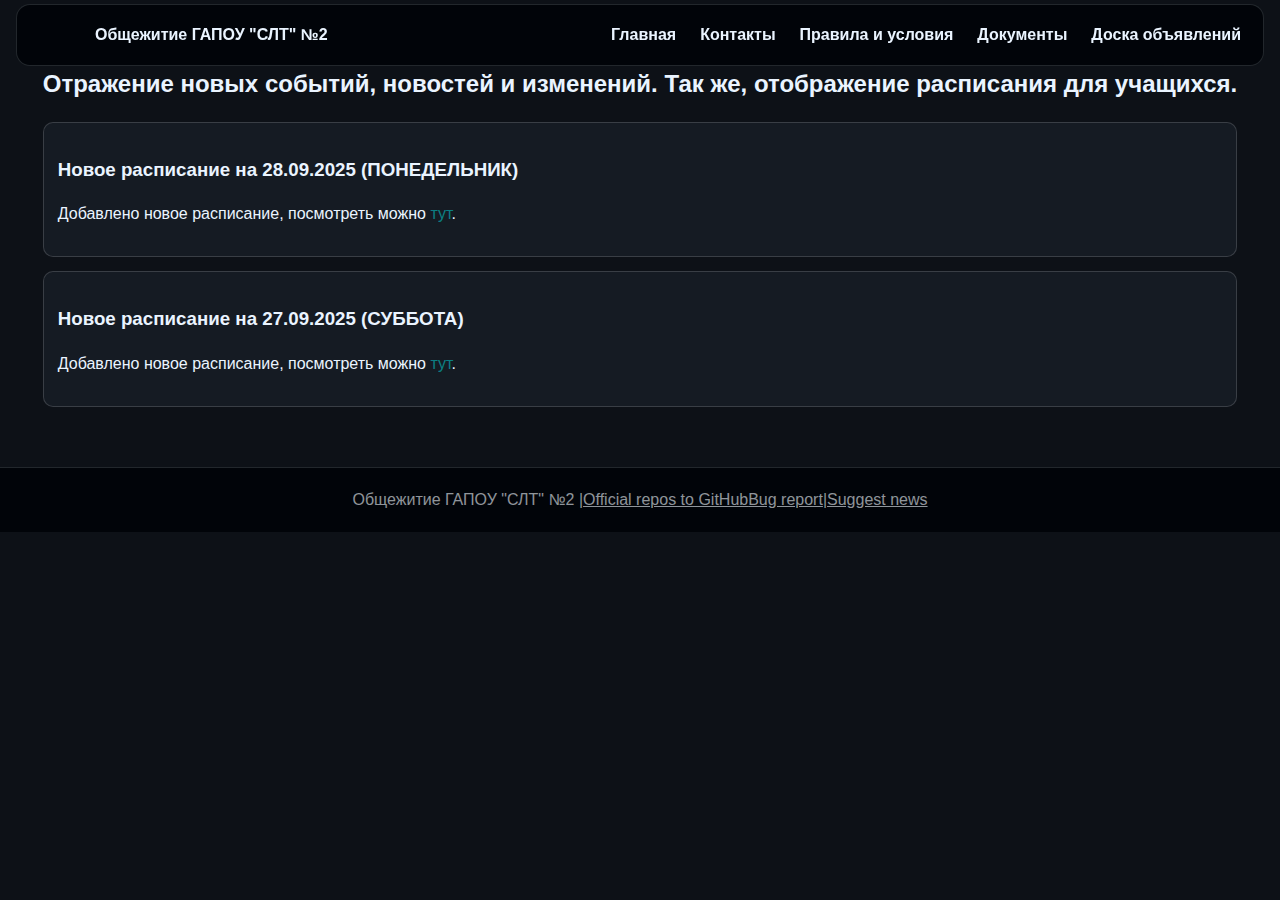
<file: index.html>
<!doctype html>
<html lang="ru">

<head>
  <meta charset="utf-8" />
  <meta name="viewport" content="width=device-width, initial-scale=1" />
  <title>Общежитие ГАПОУ "СЛТ" №2</title>
  <link rel="stylesheet" href="styles.css">
</head>

<body>
  <header class="site-header" id="siteHeader">
    <div class="header-inner" id="headerInner">
      <button class="burger" id="burger" aria-label="Открыть меню" aria-expanded="false" aria-controls="mobileMenu">
        <span class="bar" aria-hidden="true"></span>
      </button>

      <div class="brand" id="brand">Общежитие ГАПОУ "СЛТ" №2</div>

      <nav class="nav" id="mainNav" aria-label="Главная навигация">
        <a id="new" href="index.html" class="nav-link">Главная</a>
        <a href="contacts.html" class="nav-link">Контакты</a>
        <a href="rules.html" class="nav-link">Правила и условия</a>
        <a href="docs.html" class="nav-link">Документы</a>
        <a href="shop.html" class="nav-link">Доска объявлений</a>
      </nav>
    </div>
  </header>

  <div class="mobile-menu" id="mobileMenu" aria-hidden="true" role="dialog" aria-modal="true">
    <div class="mobile-panel" role="menu" aria-labelledby="burger">
      <button class="mobile-close" id="mobileClose" aria-label="Закрыть меню">&times;</button>
      <nav class="mobile-nav" id="mobileNav">
        <a id="new" href="index.html" class="mobile-link" role="menuitem">Главная</a>
        <a href="contacts.html" class="mobile-link" role="menuitem">Контакты</a>
        <a href="rules.html" class="mobile-link" role="menuitem">Правила и условия</a>
        <a href="docs.html" class="mobile-link" role="menuitem">Документы</a>
        <a href="shop.html" class="mobile-link" role="menuitem">Доска объявлений</a>
      </nav>
    </div>
  </div>

  <main class="page container">
    <section style="margin-top:24px;">
      <h2>Отражение новых событий, новостей и изменений. Так же, отображение расписания для учащихся.</h2>
      <div class="cards">
        <article class="card">
          <h3>Новое расписание на 28.09.2025 (ПОНЕДЕЛЬНИК)</h3>
          <p>Добавлено новое расписание, посмотреть можно <a class="vospit" href="images/raspisanie/29.09.2025.png">тут</a>.<br>
          </p>
        </article>
        <article class="card">
          <h3>Новое расписание на 27.09.2025 (СУББОТА)</h3>
          <p>Добавлено новое расписание, посмотреть можно <a class="vospit" href="images/raspisanie/27.09.2025.png">тут</a>.<br>
          </p>
        </article>
      </div>
    </section>
  </main>

  <footer class="site-footer">
    <div class="container">Общежитие ГАПОУ "СЛТ" №2 | <a href="https://github.com/Owixide/Sitehostel">Official repos to
        GitHub</a> <br> <a href="https://t.me/Mr_Zefy">Bug report</a> | <a href="https://t.me/Mr_Zefy">Suggest news</a>

    </div>
  </footer>

  <script src="script.js"></script>
</body>

</html>
</file>
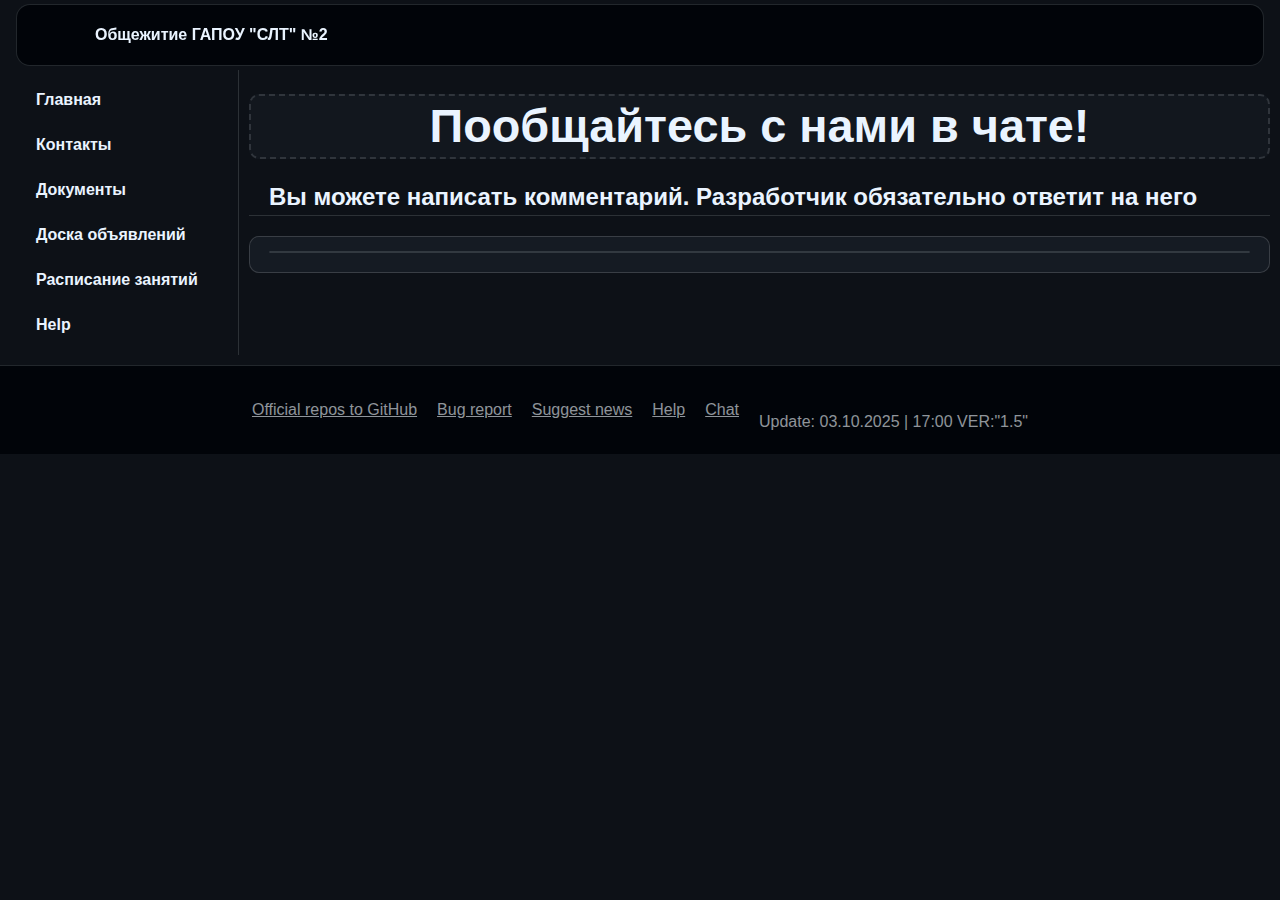
<file: connect.html>
<!doctype html>
<html lang="ru">

<head>
    <meta charset="utf-8" />
    <meta name="viewport" content="width=device-width, initial-scale=1" />
    <title>Общежитие ГАПОУ "СЛТ" №2</title>
    <link rel="stylesheet" href="styles.css">
</head>

<body>
    <header class="site-header" id="siteHeader">
        <div class="header-inner" id="headerInner">
            <button class="burger" id="burger" aria-label="Открыть меню" aria-expanded="false"
                aria-controls="mobileMenu">
                <span class="bar" aria-hidden="true"></span>
            </button>
            <div class="brand" id="brand">Общежитие ГАПОУ "СЛТ" №2</div>
        </div>
    </header>
    <div class="mobile-menu" id="mobileMenu" aria-hidden="true" role="dialog" aria-modal="true">
        <div class="mobile-panel" role="menu" aria-labelledby="burger">
            <button class="mobile-close" id="mobileClose" aria-label="Закрыть меню">&times;</button>
            <nav class="mobile-nav" id="mobileNav">
                <a href="index.html" class="mobile-link" role="menuitem">Главная</a>
                <a href="contacts.html" class="mobile-link" role="menuitem">Контакты</a>
                <a href="docs.html" class="mobile-link" role="menuitem">Документы</a>
                <a href="shop.html" class="mobile-link" role="menuitem">Доска объявлений</a>
                <a href="lesson.html" class="mobile-link" role="menuitem">Расписание занятий</a>
                <a href="help.html" class="mobile-link" role="menuitem">Help</a>
            </nav>
        </div>
    </div>
    <main class="page container" id="cont">
        <div class="main-panel">
            <section class="navigation-panel-sec">
                <nav class="nav" id="mainNav" aria-label="Главная навигация">
                    <div class="navigation-panel">
                        <a href="index.html" class="nav-link">Главная</a>
                        <a href="contacts.html" class="nav-link">Контакты</a>
                        <a href="docs.html" class="nav-link">Документы</a>
                        <a href="shop.html" class="nav-link">Доска объявлений</a>
                        <a href="lesson.html" class="nav-link">Расписание занятий</a>
                        <a href="help.html" class="nav-link">Help</a>
                    </div>
                </nav>
            </section>
            <section style="margin-top:24px;">
                <div id="whatme">
                    <h3 class="whatme-text">
                        Пообщайтесь с нами в чате!
                    </h3>
                </div>
                <h2 class="upper">Вы можете написать комментарий. Разработчик обязательно ответит на него</h2>
                <div class="cards">
                    <article class="card">
                       <div class="comments" id="commits">
                        <script src="https://giscus.app/client.js" 
                        data-repo="Owixide/GapouHostel" 
                        data-repo-id="R_kgDOP29PIg"
                        data-category="Announcements" 
                        data-category-id="DIC_kwDOP29PIs4CwHjD" 
                        data-mapping="pathname"
                        data-strict="0" 
                        data-reactions-enabled="1" 
                        data-emit-metadata="0" 
                        data-input-position="top"
                        data-theme="preferred_color_scheme" 
                        data-lang="ru" 
                        crossorigin="anonymous" 
                        async>
                        </script>
                    </div>
                    </article>
                </div>
            </section>
        </div>
    </main>
    <footer class="site-footer">
        <div class="container"><a class="footer-link" href="https://github.com/Owixide/GapouHostel">Official repos to
                GitHub</a><br><a class="footer-link1" href="https://t.me/Mr_Zefy">Bug report</a><a class="footer-link"
                href="https://t.me/Mr_Zefy">Suggest news</a> <a class="footer-link1" href="help.html">Help</a><a class="footer-link1" href="connect.html">Chat</a><br>
            Update: 03.10.2025 | 17:00 VER:"1.5"
        </div>
    </footer>
    <script src="script.js"></script>
</body>

</html>
</file>
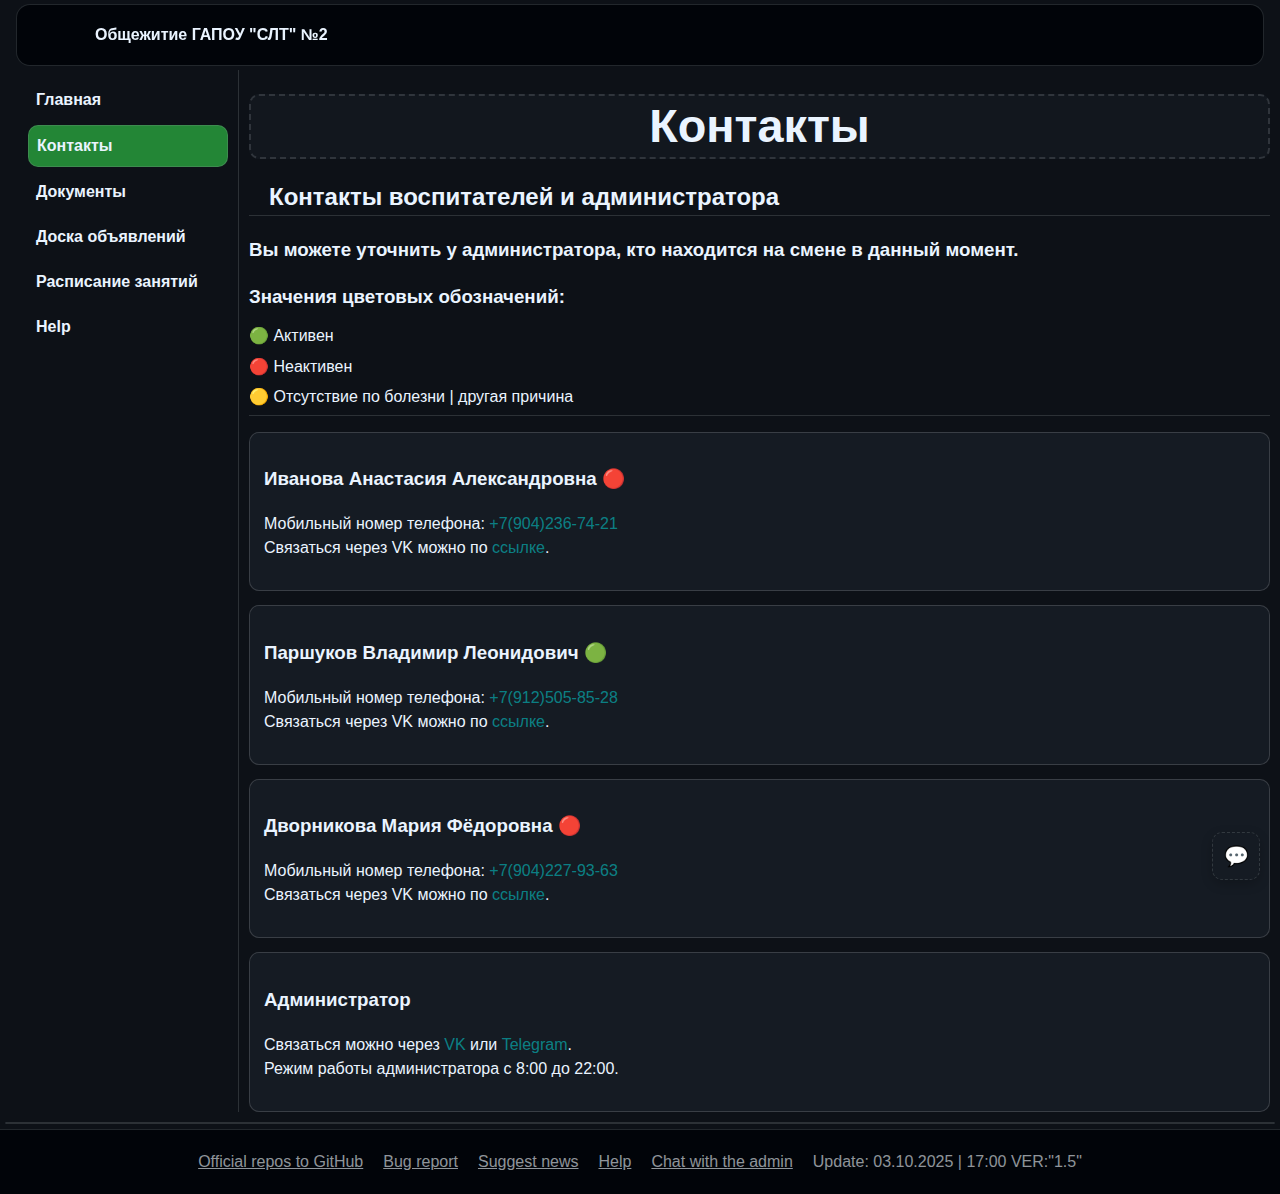
<file: contacts.html>
<!doctype html>
<html lang="ru">

<head>
    <meta charset="utf-8" />
    <meta name="viewport" content="width=device-width, initial-scale=1" />
    <title>Общежитие ГАПОУ "СЛТ" №2</title>
    <link rel="stylesheet" href="styles.css">
</head>

<a href="#commits" class="fixed-comment" aria-label="Переход на комментарии страницы">💬</a>
<body>
    <header class="site-header" id="siteHeader">
        <div class="header-inner" id="headerInner">
            <button class="burger" id="burger" aria-label="Открыть меню" aria-expanded="false"
                aria-controls="mobileMenu">
                <span class="bar" aria-hidden="true"></span>
            </button>
            <div class="brand" id="brand">Общежитие ГАПОУ "СЛТ" №2</div>
        </div>
    </header>
    <div class="mobile-menu" id="mobileMenu" aria-hidden="true" role="dialog" aria-modal="true">
        <div class="mobile-panel" role="menu" aria-labelledby="burger">
            <button class="mobile-close" id="mobileClose" aria-label="Закрыть меню">&times;</button>
            <nav class="mobile-nav" id="mobileNav">
                <a href="index.html" class="mobile-link" role="menuitem">Главная</a>
                <a id="active2" href="contacts.html" class="mobile-link" role="menuitem">Контакты</a>
                <a href="docs.html" class="mobile-link" role="menuitem">Документы</a>
                <a href="shop.html" class="mobile-link" role="menuitem">Доска объявлений</a>
                <a href="lesson.html" class="mobile-link" role="menuitem">Расписание занятий</a>
                <a href="help.html" class="mobile-link" role="menuitem">Help</a>
            </nav>
        </div>
    </div>
    <main class="page container" id="cont">
        <div class="main-panel">
            <section class="navigation-panel-sec">
                <nav class="nav" id="mainNav" aria-label="Главная навигация">
                    <div class="navigation-panel">
                        <a href="index.html" class="nav-link">Главная</a>
                        <a id="active1" href="contacts.html" class="nav-link">Контакты</a>
                        <a href="docs.html" class="nav-link">Документы</a>
                        <a href="shop.html" class="nav-link">Доска объявлений</a>
                        <a href="lesson.html" class="nav-link">Расписание занятий</a>
                        <a href="help.html" class="nav-link">Help</a>
                    </div>
                </nav>
            </section>
            <section style="margin-top:24px;">
                <div id="whatme">
                    <h3 class="whatme-text">
                        Контакты
                    </h3>
                </div>
                <h2 class="upper">Контакты воспитателей и администратора</h2>
                <h3>Вы можете уточнить у администратора, кто находится на смене в данный момент.</h3>
                <h3>Значения цветовых обозначений:</h3>
                <p class="colors-bull">🟢 Активен</p>
                <p class="colors-bull">🔴 Неактивен</p>
                <p class="colors-bull" id="done-bottom">🟡 Отсутствие по болезни | другая причина</p>
                <div class="cards">
                    <article class="card">
                        <h3>Иванова Анастасия Александровна 🔴</h3>
                        <p>Мобильный номер телефона: <a class="vospit" href="tel:+79042367421">+7(904)236-74-21</a> <br>Связаться через VK
                            можно по <a class="vospit" href="https://vk.com/id58027763">ссылке</a>.</p>
                    </article>
                    <article class="card">
                        <h3>Паршуков Владимир Леонидович 🟢</h3>
                        <p>Мобильный номер телефона: <a class="vospit" href="tel:+79125058528">+7(912)505-85-28</a><br>Связаться через VK
                            можно по <a class="vospit" href="https://vk.com/id147843404">ссылке</a>.</p>
                    </article>
                    <article class="card">
                        <h3>Дворникова Мария Фёдоровна 🔴</h3>
                        <p>Мобильный номер телефона: <a class="vospit" href="tel:+79042279363">+7(904)227-93-63</a><br>Связаться через VK
                            можно по <a class="vospit" href="https://vk.com/mariya.dvornikova">ссылке</a>.</p>
                    </article>
                    <article class="card">
                        <h3>Администратор</h3>
                        <p>Связаться можно через <a class="vospit" href="https://vk.com/valery_elkin">VK</a> или <a class="vospit"
                                href="https://t.me/Mr_Zefy">Telegram</a>.<br>Режим работы администратора с 8:00 до 22:00.</p>
                    </article>
                </div>
            </section>
        </div>
    </main>
    <div class="comments" id="commits">
    <script src="https://giscus.app/client.js"
        data-repo="Owixide/GapouHostel"
        data-repo-id="R_kgDOP29PIg"
        data-category="Announcements"
        data-category-id="DIC_kwDOP29PIs4CwHjD"
        data-mapping="pathname"
        data-strict="0"
        data-reactions-enabled="1"
        data-emit-metadata="0"
        data-input-position="top"
        data-theme="preferred_color_scheme"
        data-lang="ru"
        crossorigin="anonymous"
        async>
</script>
  </div>
    <footer class="site-footer">
        <div class="container"><a class="footer-link"
                href="https://github.com/Owixide/GapouHostel">Official&nbsp;repos&nbsp;to&nbsp;GitHub</a><a
                class="footer-link1" href="https://t.me/Mr_Zefy">Bug&nbsp;report</a><a class="footer-link"
                href="https://t.me/Mr_Zefy">Suggest&nbsp;news</a><a class="footer-link1" href="help.html">Help</a><a
                class="footer-link1" href="connect.html">Chat&nbsp;with&nbsp;the&nbsp;admin</a>
            Update:&nbsp;03.10.2025&nbsp;|&nbsp;17:00&nbsp;VER:"1.5"
        </div>
    </footer>
    <script src="script.js"></script>
</body>

</html>
</file>
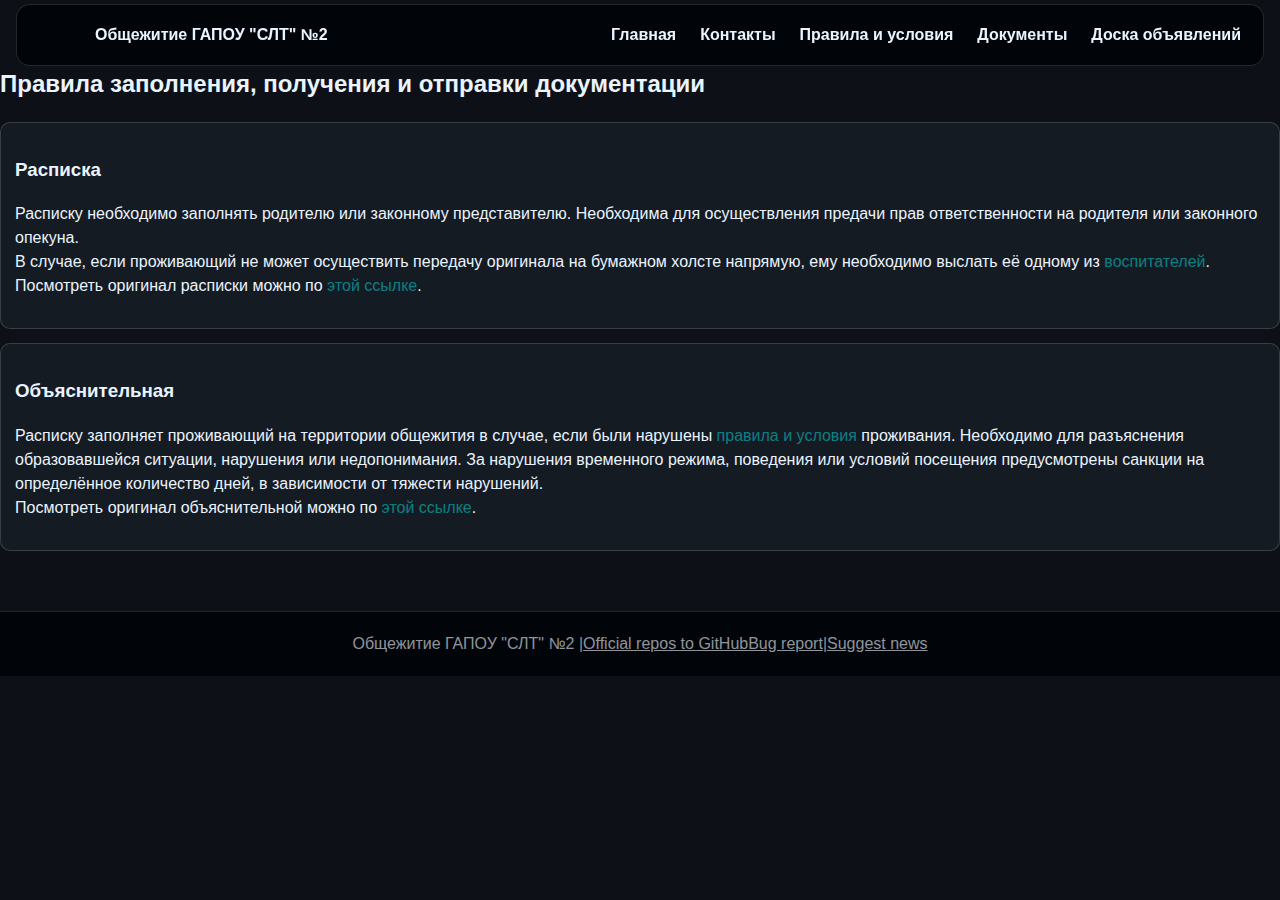
<file: docs.html>
<!doctype html>
<html lang="ru">

<head>
    <meta charset="utf-8" />
    <meta name="viewport" content="width=device-width,initial-scale=1" />
    <title>Общежитие ГАПОУ "СЛТ" №2</title>
    <link rel="stylesheet" href="styles.css">
</head>

<body>
    <header class="site-header" id="siteHeader">
        <div class="header-inner" id="headerInner">
            <button class="burger" id="burger" aria-label="Открыть меню" aria-expanded="false"
                aria-controls="mobileMenu">
                <span class="bar" aria-hidden="true"></span>
            </button>

            <div class="brand" id="brand">Общежитие ГАПОУ "СЛТ" №2</div>

            <nav class="nav" id="mainNav" aria-label="Главная навигация">
                <a href="index.html" class="nav-link">Главная</a>
                <a href="contacts.html" class="nav-link">Контакты</a>
                <a href="rules.html" class="nav-link">Правила и условия</a>
                <a id="new" href="docs.html" class="nav-link">Документы</a>
                <a href="shop.html" class="nav-link">Доска объявлений</a>
            </nav>
        </div>
    </header>

    <div class="mobile-menu" id="mobileMenu" aria-hidden="true" role="dialog" aria-modal="true">
        <div class="mobile-panel" role="menu" aria-labelledby="burger">
            <button class="mobile-close" id="mobileClose" aria-label="Закрыть меню">&times;</button>
            <nav class="mobile-nav" id="mobileNav">
                <a href="index.html" class="mobile-link" role="menuitem">Главная</a>
                <a href="contacts.html" class="mobile-link" role="menuitem">Контакты</a>
                <a href="rules.html" class="mobile-link" role="menuitem">Правила и условия</a>
                <a id="new" href="docs.html" class="mobile-link" role="menuitem">Документы</a>
                <a href="shop.html" class="mobile-link" role="menuitem">Доска объявлений</a>
            </nav>
        </div>
    </div>

    <main class="page container">
        </section>

        <section style="margin-top:24px;">
            <h2>Правила заполнения, получения и отправки документации</h2>
            <div class="cards">
                <article class="card">
                    <h3>Расписка</h3>
                    <p>Расписку необходимо заполнять родителю или законному представителю. Необходима для осуществления предачи прав ответственности на родителя или законного опекуна.<br>В случае, если проживающий не может осуществить передачу оригинала на бумажном холсте напрямую, ему необходимо выслать её одному из <a class="vospit" href="contacts.html">воспитателей</a>. <br>Посмотреть оригинал расписки можно по <a class="vospit" href="image.png">этой ссылке</a>.</p>
                </article>
                <article class="card">
                    <h3>Объяснительная</h3>
                    <p>Расписку заполняет проживающий на территории общежития в случае, если были нарушены <a class="vospit" href="rules.html">правила и условия</a> проживания. Необходимо для разъяснения образовавшейся ситуации, нарушения или недопонимания. За нарушения временного режима, поведения или условий посещения предусмотрены санкции на определённое количество дней, в зависимости от тяжести нарушений.<br>Посмотреть оригинал объяснительной можно по <a class="vospit" href="image.png">этой ссылке</a>.</p>
                </article>
            </div>
        </section>
    </main>

    <footer class="site-footer">
        <div class="container">Общежитие ГАПОУ "СЛТ" №2 | <a href="https://github.com/Owixide/Sitehostel">Official repos
                to GitHub</a> <br> <a href="https://t.me/Mr_Zefy">Bug report</a> | <a
                href="https://t.me/Mr_Zefy">Suggest news</a></div>
    </footer>

    <script src="script.js"></script>
</body>

</html>
</file>
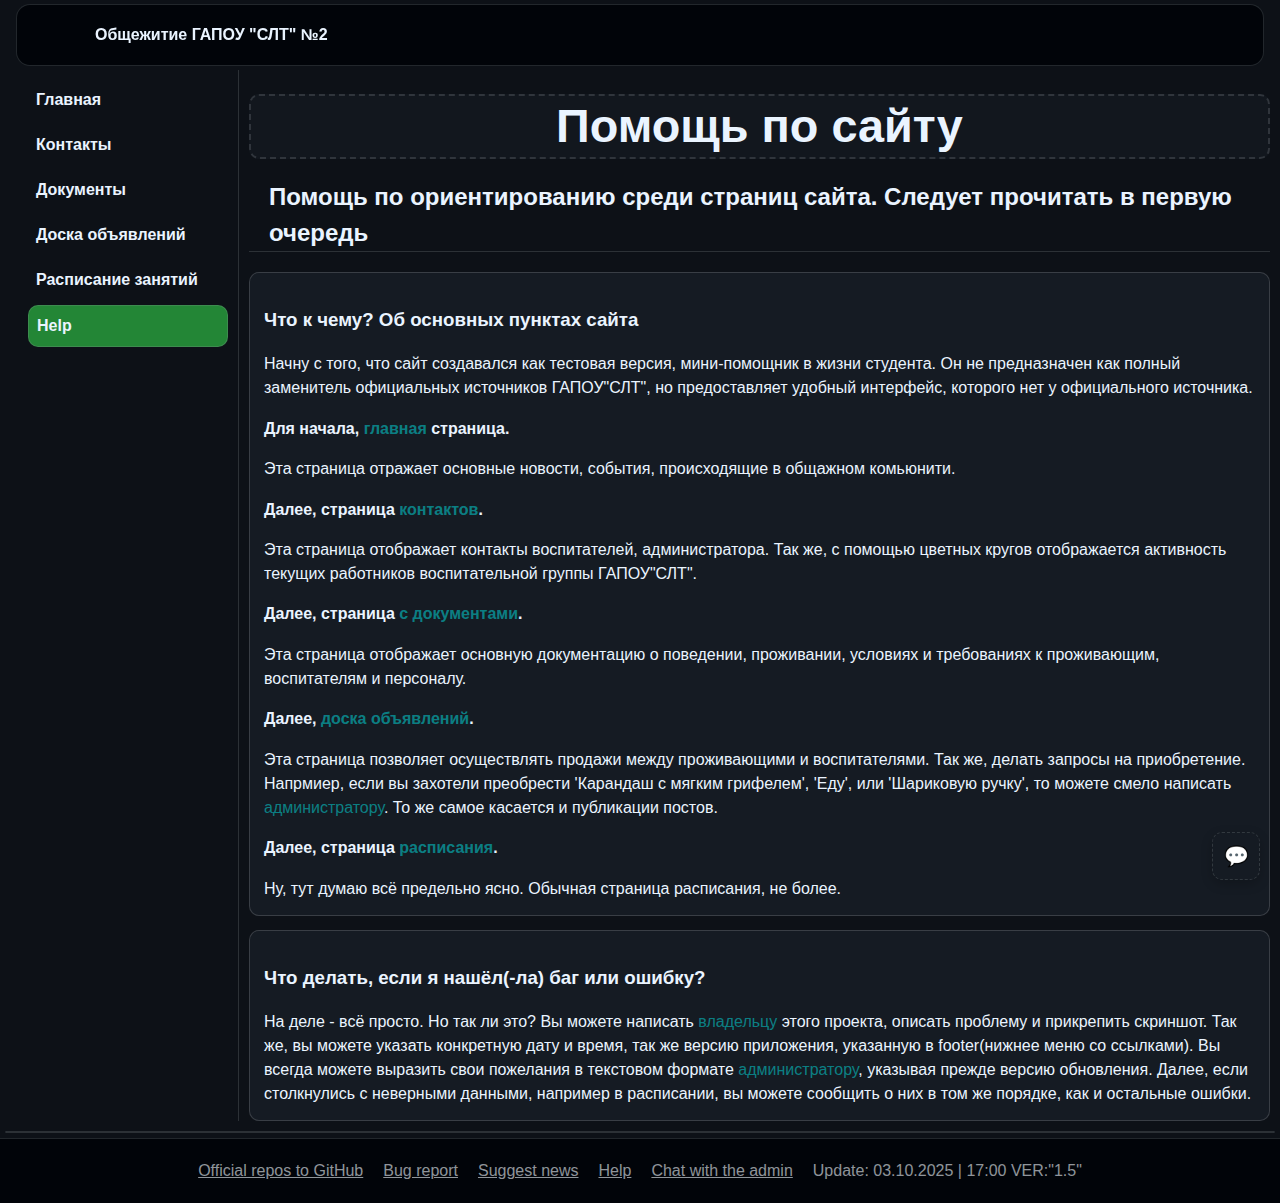
<file: help.html>
<!doctype html>
<html lang="ru">

<head>
    <meta charset="utf-8" />
    <meta name="viewport" content="width=device-width, initial-scale=1" />
    <title>Общежитие ГАПОУ "СЛТ" №2</title>
    <link rel="stylesheet" href="styles.css">
</head>

<a href="#commits" class="fixed-comment" aria-label="Переход на комментарии страницы">💬</a>
<body>
    <header class="site-header" id="siteHeader">
        <div class="header-inner" id="headerInner">
            <button class="burger" id="burger" aria-label="Открыть меню" aria-expanded="false"
                aria-controls="mobileMenu">
                <span class="bar" aria-hidden="true"></span>
            </button>
            <div class="brand" id="brand">Общежитие ГАПОУ "СЛТ" №2</div>
        </div>
    </header>
    <div class="mobile-menu" id="mobileMenu" aria-hidden="true" role="dialog" aria-modal="true">
        <div class="mobile-panel" role="menu" aria-labelledby="burger">
            <button class="mobile-close" id="mobileClose" aria-label="Закрыть меню">&times;</button>
            <nav class="mobile-nav" id="mobileNav">
                <a href="index.html" class="mobile-link" role="menuitem">Главная</a>
                <a href="contacts.html" class="mobile-link" role="menuitem">Контакты</a>
                <a href="docs.html" class="mobile-link" role="menuitem">Документы</a>
                <a href="shop.html" class="mobile-link" role="menuitem">Доска объявлений</a>
                <a href="lesson.html" class="mobile-link" role="menuitem">Расписание занятий</a>
                <a id="active2" href="help.html" class="mobile-link" role="menuitem">Help</a>
            </nav>
        </div>
    </div>
    <main class="page container" id="cont">
        <div class="main-panel">
            <section class="navigation-panel-sec">
                <nav class="nav" id="mainNav" aria-label="Главная навигация">
                    <div class="navigation-panel">
                        <a href="index.html" class="nav-link">Главная</a>
                        <a href="contacts.html" class="nav-link">Контакты</a>
                        <a href="docs.html" class="nav-link">Документы</a>
                        <a href="shop.html" class="nav-link">Доска объявлений</a>
                        <a href="lesson.html" class="nav-link">Расписание занятий</a>
                        <a id="active1" href="help.html" class="nav-link">Help</a>
                    </div>
                </nav>
            </section>
            <section style="margin-top:24px;">
                <div id="whatme">
                    <h3 class="whatme-text">
                        Помощь по сайту
                    </h3>
                </div>
                <h2 class="upper">Помощь по ориентированию среди страниц сайта. Следует прочитать в первую очередь</h2>
                <div class="cards">
                    <article class="card">
                        <h3>Что к чему? Об основных пунктах сайта</h3>
                        Начну с того, что сайт создавался как тестовая версия, мини-помощник в жизни студента. 
                            Он не предназначен как полный заменитель официальных источников ГАПОУ"СЛТ", но предоставляет удобный интерфейс, которого нет у официального источника.
                            <h4 class="help-text">
                                Для начала, <a class="vospit" href="index.html">главная</a> страница.
                            </h4>
                            Эта страница отражает основные новости, события, происходящие в общажном комьюнити.
                            <h4 class="help-text">
                                Далее, страница <a class="vospit" href="contacts.html">контактов</a>.
                            </h4>
                            Эта страница отображает контакты воспитателей, администратора. Так же, с помощью цветных кругов отображается активность текущих работников воспитательной группы ГАПОУ"СЛТ".
                            <h4 class="help-text">
                                Далее, страница <a class="vospit" href="docs.html">с документами</a>.
                            </h4>
                            Эта страница отображает основную документацию о поведении, проживании, условиях и требованиях к проживающим, воспитателям и персоналу.
                            <h4 class="help-text">
                                Далее, <a class="vospit" href="shop.html">доска объявлений</a>.
                            </h4>
                            Эта страница позволяет осуществлять продажи между проживающими и воспитателями. Так же, делать запросы на приобретение. Напрмиер, если вы захотели преобрести 'Карандаш с мягким грифелем', 'Еду', или 'Шариковую ручку', то можете смело написать <a class="vospit" href="https://t.me/Mr_Zefy">администратору</a>. То же самое касается и публикации постов.
                            <h4 class="help-text">
                                Далее, страница <a class="vospit" href="lesson.html">расписания</a>.
                            </h4>
                            Ну, тут думаю всё предельно ясно. Обычная страница расписания, не более.
                    </article>
                    <article class="card" id="minicard">
                        <h3>Что делать, если я нашёл(-ла) баг или ошибку?</h3>
                        На деле - всё просто. Но так ли это? Вы можете написать <a class="vospit" href="https://t.me/Mr_Zefy">владельцу</a> этого проекта, описать проблему и прикрепить скриншот.
                        Так же, вы можете указать конкретную дату и время, так же версию приложения, указанную в footer(нижнее меню со ссылками). Вы всегда можете выразить свои пожелания в текстовом формате <a class="vospit" href="https://t.me/Mr_Zefy">администратору</a>, указывая прежде версию обновления.
                        Далее, если столкнулись с неверными данными, например в расписании, вы можете сообщить о них в том же порядке, как и остальные ошибки.
                    </article>
                </div>
            </section>
        </div>
    </main>
<div class="comments" id="commits">
                        <script src="https://giscus.app/client.js" 
                        data-repo="Owixide/GapouHostel" 
                        data-repo-id="R_kgDOP29PIg"
                        data-category="Announcements" 
                        data-category-id="DIC_kwDOP29PIs4CwHjD" 
                        data-mapping="pathname"
                        data-strict="0" 
                        data-reactions-enabled="1" 
                        data-emit-metadata="0" 
                        data-input-position="top"
                        data-theme="preferred_color_scheme" 
                        data-lang="ru" 
                        crossorigin="anonymous" 
                        async>
                        </script>
                    </div>
    <footer class="site-footer">
        <div class="container"><a class="footer-link"
                href="https://github.com/Owixide/GapouHostel">Official&nbsp;repos&nbsp;to&nbsp;GitHub</a><a
                class="footer-link1" href="https://t.me/Mr_Zefy">Bug&nbsp;report</a><a class="footer-link"
                href="https://t.me/Mr_Zefy">Suggest&nbsp;news</a><a class="footer-link1" href="help.html">Help</a><a
                class="footer-link1" href="connect.html">Chat&nbsp;with&nbsp;the&nbsp;admin</a>
            Update:&nbsp;03.10.2025&nbsp;|&nbsp;17:00&nbsp;VER:"1.5"
        </div>
    </footer>
    <script src="script.js"></script>
</body>

</html>
</file>
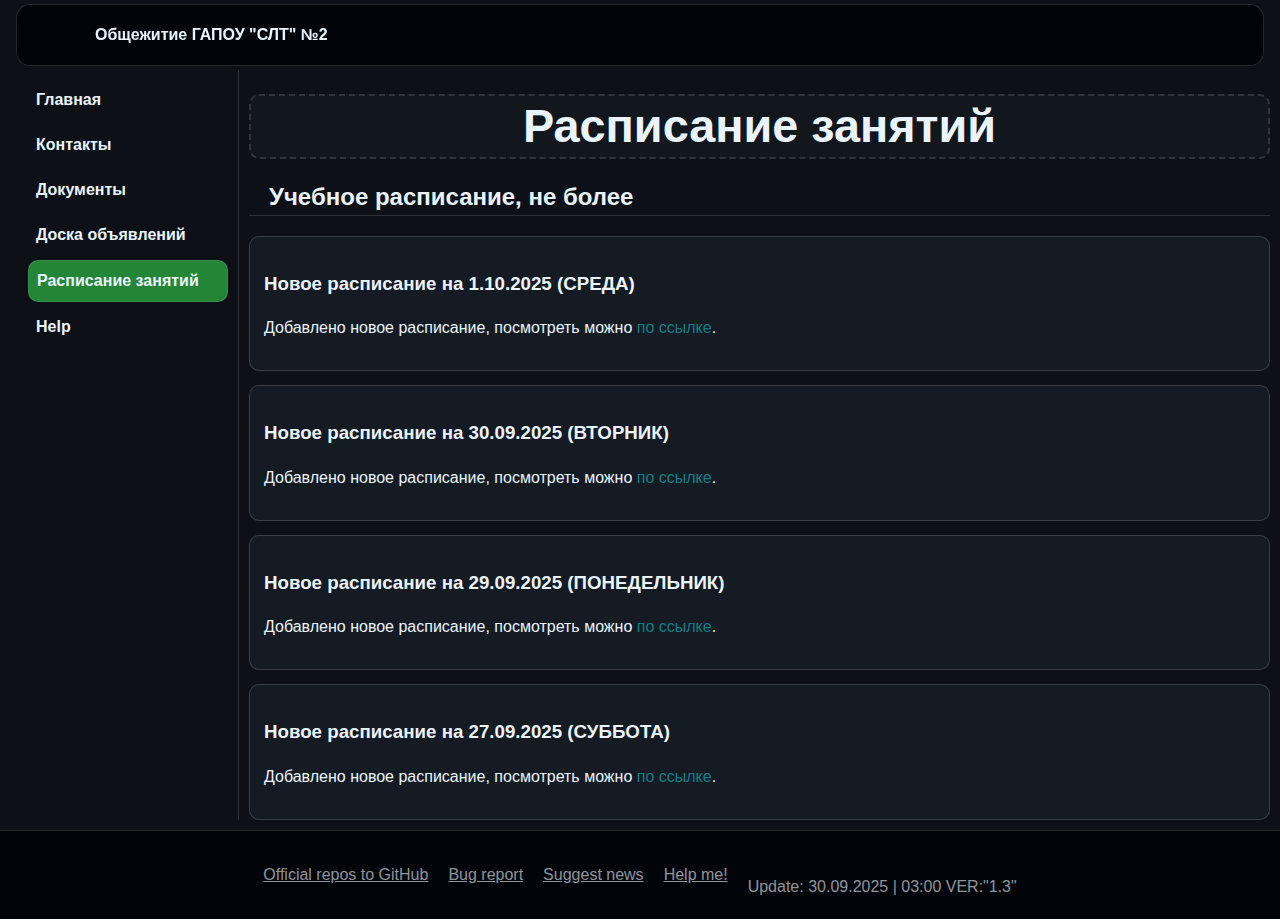
<file: lesson.html>
<!doctype html>
<html lang="ru">

<head>
    <meta charset="utf-8" />
    <meta name="viewport" content="width=device-width, initial-scale=1" />
    <title>Общежитие ГАПОУ "СЛТ" №2</title>
    <link rel="stylesheet" href="styles.css">
</head>

<body>
    <header class="site-header" id="siteHeader">
        <div class="header-inner" id="headerInner">
            <button class="burger" id="burger" aria-label="Открыть меню" aria-expanded="false"
                aria-controls="mobileMenu">
                <span class="bar" aria-hidden="true"></span>
            </button>
            <div class="brand" id="brand">Общежитие ГАПОУ "СЛТ" №2</div>
        </div>
    </header>
    <div class="mobile-menu" id="mobileMenu" aria-hidden="true" role="dialog" aria-modal="true">
        <div class="mobile-panel" role="menu" aria-labelledby="burger">
            <button class="mobile-close" id="mobileClose" aria-label="Закрыть меню">&times;</button>
            <nav class="mobile-nav" id="mobileNav">
                <a href="index.html" class="mobile-link" role="menuitem">Главная</a>
                <a href="contacts.html" class="mobile-link" role="menuitem">Контакты</a>
                <a href="docs.html" class="mobile-link" role="menuitem">Документы</a>
                <a href="shop.html" class="mobile-link" role="menuitem">Доска объявлений</a>
                <a id="active2" href="lesson.html" class="mobile-link" role="menuitem">Расписание занятий</a>
                <a href="help.html" class="mobile-link" role="menuitem">Help</a>
            </nav>
        </div>
    </div>
    <main class="page container" id="cont">
        <div class="main-panel">
            <section class="navigation-panel-sec">
                <nav class="nav" id="mainNav" aria-label="Главная навигация">
                    <div class="navigation-panel">
                        <a href="index.html" class="nav-link">Главная</a>
                        <a href="contacts.html" class="nav-link">Контакты</a>
                        <a href="docs.html" class="nav-link">Документы</a>
                        <a href="shop.html" class="nav-link">Доска объявлений</a>
                        <a id="active1" href="lesson.html" class="nav-link">Расписание занятий</a>
                        <a href="help.html" class="nav-link">Help</a>
                    </div>
                </nav>
            </section>
            <section style="margin-top:24px;">
                <div id="whatme">
                    <h3 class="whatme-text">
                        Расписание занятий
                    </h3>
                </div>
                <h2 class="upper">Учебное расписание, не более</h2>
                <div class="cards">
                    <article class="card">
                        <h3>Новое расписание на 1.10.2025 (СРЕДА)</h3>
                        <p>Добавлено новое расписание, посмотреть можно <a class="vospit"
                                href="images/raspisanie/1.10.2025.png">по ссылке</a>.
                        </p>
                    </article>
                    <article class="card">
                        <h3>Новое расписание на 30.09.2025 (ВТОРНИК)</h3>
                        <p>Добавлено новое расписание, посмотреть можно <a class="vospit"
                                href="images/raspisanie/30.09.2025.png">по ссылке</a>.
                        </p>
                    </article>
                    <article class="card">
                        <h3>Новое расписание на 29.09.2025 (ПОНЕДЕЛЬНИК)</h3>
                        <p>Добавлено новое расписание, посмотреть можно <a class="vospit"
                                href="images/raspisanie/29.09.2025.png">по ссылке</a>.
                        </p>
                    </article>
                    <article class="card">
                        <h3>Новое расписание на 27.09.2025 (СУББОТА)</h3>
                        <p>Добавлено новое расписание, посмотреть можно <a class="vospit"
                                href="images/raspisanie/27.09.2025.png">по ссылке</a>.
                        </p>
                    </article>
                </div>
            </section>
        </div>
    </main>
    <footer class="site-footer">
        <div class="container"><a class="footer-link" href="https://github.com/Owixide/Sitehostel">Official repos to
                GitHub</a><br><a class="footer-link1" href="https://t.me/Mr_Zefy">Bug report</a><a class="footer-link"
                href="https://t.me/Mr_Zefy">Suggest news</a> <a class="footer-link1" href="help.html">Help me!</a><br>
            Update: 30.09.2025 | 03:00 VER:"1.3"
        </div>
    </footer>
    <script src="script.js"></script>
</body>

</html>
</file>
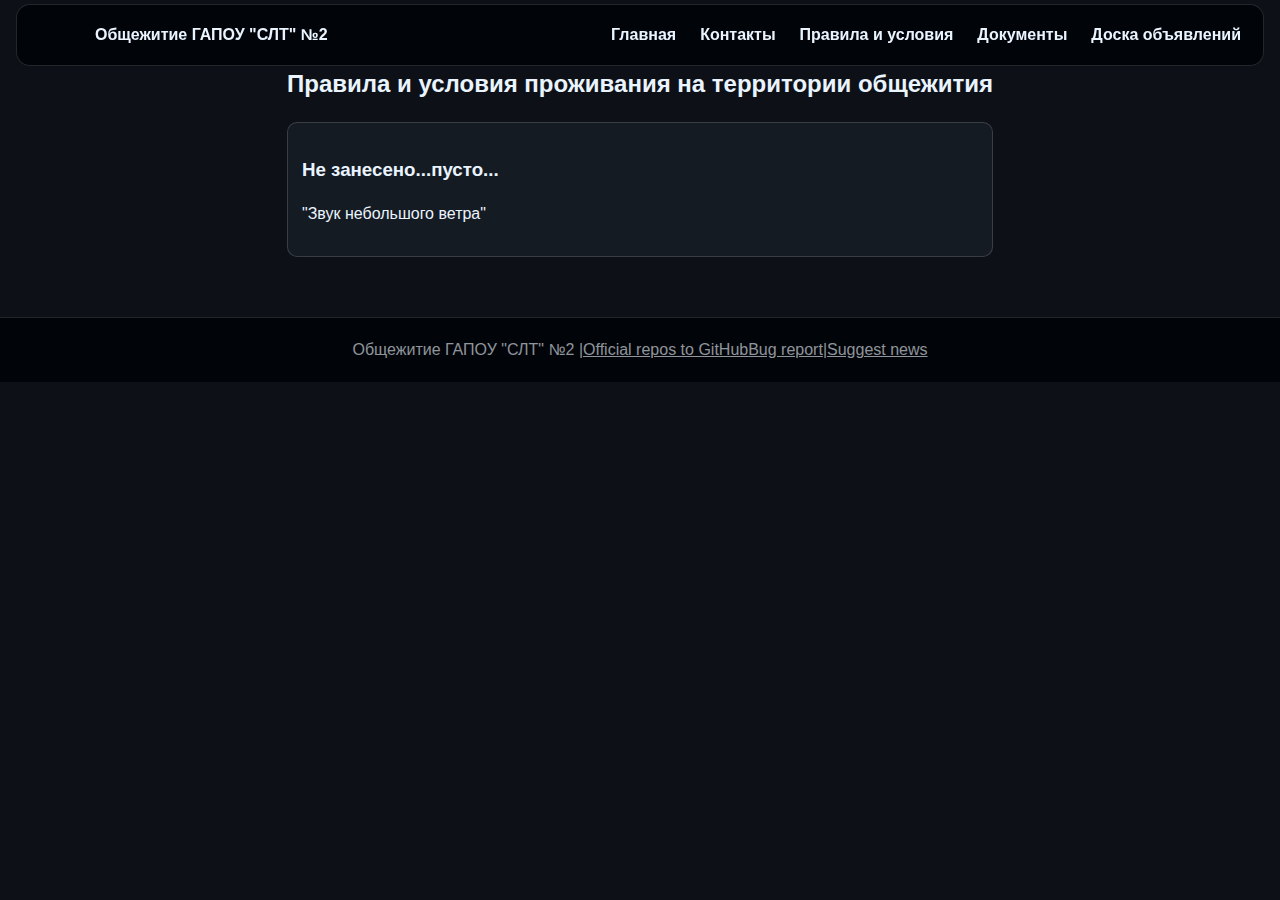
<file: rules.html>
<!doctype html>
<html lang="ru">

<head>
    <meta charset="utf-8" />
    <meta name="viewport" content="width=device-width,initial-scale=1" />
    <title>Общежитие ГАПОУ "СЛТ" №2</title>
    <link rel="stylesheet" href="styles.css">
</head>

<body>
    <header class="site-header" id="siteHeader">
        <div class="header-inner" id="headerInner">
            <button class="burger" id="burger" aria-label="Открыть меню" aria-expanded="false"
                aria-controls="mobileMenu">
                <span class="bar" aria-hidden="true"></span>
            </button>

            <div class="brand" id="brand">Общежитие ГАПОУ "СЛТ" №2</div>

            <nav class="nav" id="mainNav" aria-label="Главная навигация">
                <a href="index.html" class="nav-link">Главная</a>
                <a href="contacts.html" class="nav-link">Контакты</a>
                <a id="new" href="rules.html" class="nav-link">Правила и условия</a>
                <a href="docs.html" class="nav-link">Документы</a>
                <a href="shop.html" class="nav-link">Доска объявлений</a>
            </nav>
        </div>
    </header>

    <div class="mobile-menu" id="mobileMenu" aria-hidden="true" role="dialog" aria-modal="true">
        <div class="mobile-panel" role="menu" aria-labelledby="burger">
            <button class="mobile-close" id="mobileClose" aria-label="Закрыть меню">&times;</button>
            <nav class="mobile-nav" id="mobileNav">
                <a href="index.html" class="mobile-link" role="menuitem">Главная</a>
                <a href="contacts.html" class="mobile-link" role="menuitem">Контакты</a>
                <a id="new" href="rules.html" class="mobile-link" role="menuitem">Правила и условия</a>
                <a href="docs.html" class="mobile-link" role="menuitem">Документы</a>
                <a href="shop.html" class="mobile-link" role="menuitem">Доска объявлений</a>
            </nav>
        </div>
    </div>

    <main class="page container">
        </section>

        <section style="margin-top:24px;">
            <h2>Правила и условия проживания на территории общежития</h2>
            <div class="cards">
                <article class="card">
                    <h3>Не занесено...пусто...</h3>
                    <p>"Звук небольшого ветра"</p>
                </article>
            </div>
        </section>
    </main>

    <footer class="site-footer">
        <div class="container">Общежитие ГАПОУ "СЛТ" №2 | <a href="https://github.com/Owixide/Sitehostel">Official repos
                to GitHub</a> <br> <a href="https://t.me/Mr_Zefy">Bug report</a> | <a
                href="https://t.me/Mr_Zefy">Suggest news</a></div>
    </footer>

    <script src="script.js"></script>
</body>

</html>
</file>
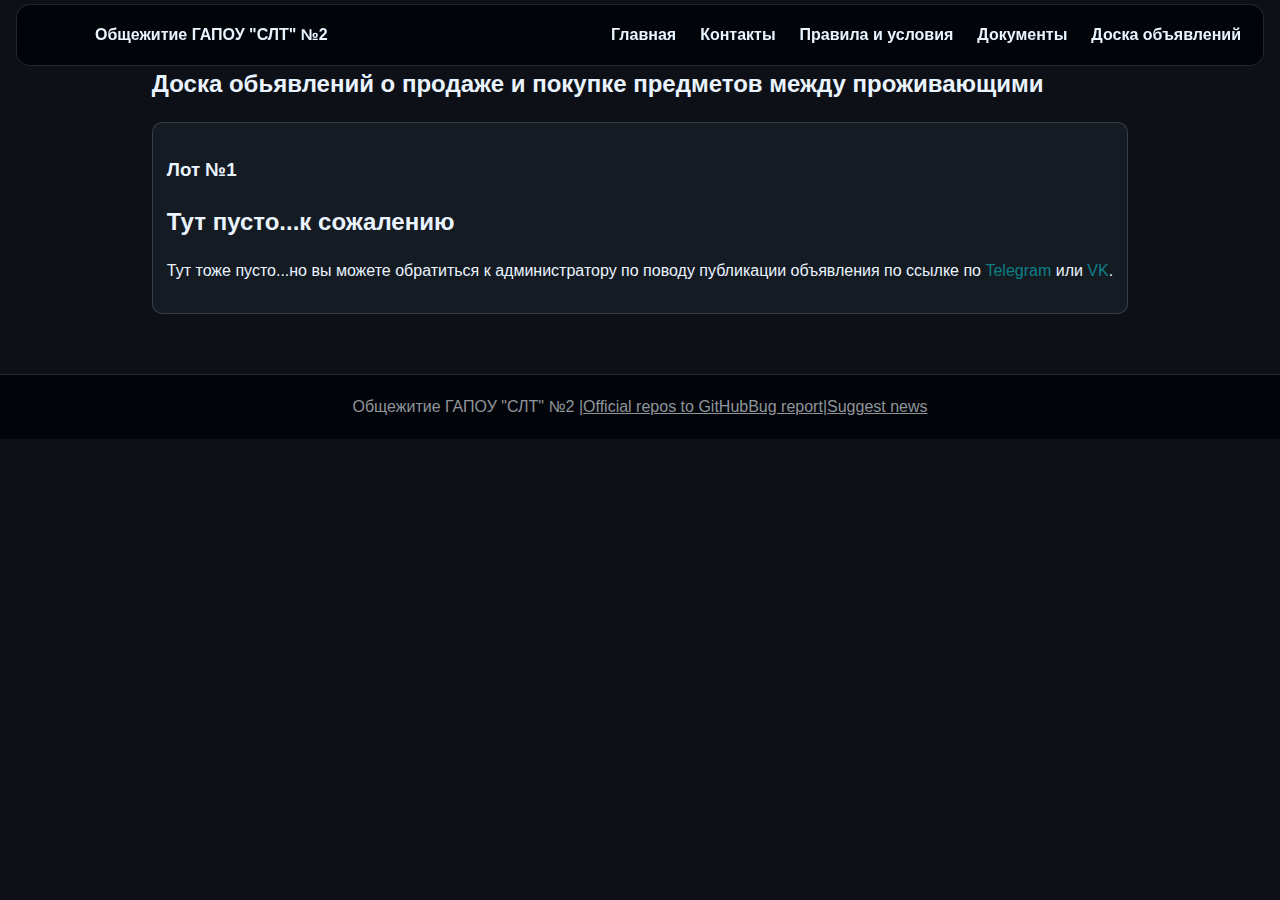
<file: shop.html>
<!doctype html>
<html lang="ru">

<head>
    <meta charset="utf-8" />
    <meta name="viewport" content="width=device-width,initial-scale=1" />
    <title>Общежитие ГАПОУ "СЛТ" №2</title>
    <link rel="stylesheet" href="styles.css">
</head>

<body>
    <header class="site-header" id="siteHeader">
        <div class="header-inner" id="headerInner">
            <button class="burger" id="burger" aria-label="Открыть меню" aria-expanded="false"
                aria-controls="mobileMenu">
                <span class="bar" aria-hidden="true"></span>
            </button>

            <div class="brand" id="brand">Общежитие ГАПОУ "СЛТ" №2</div>

            <nav class="nav" id="mainNav" aria-label="Главная навигация">
                <a href="index.html" class="nav-link">Главная</a>
                <a href="contacts.html" class="nav-link">Контакты</a>
                <a href="rules.html" class="nav-link">Правила и условия</a>
                <a href="docs.html" class="nav-link">Документы</a>
                <a id="new" href="shop.html" class="nav-link">Доска объявлений</a>
            </nav>
        </div>
    </header>

    <div class="mobile-menu" id="mobileMenu" aria-hidden="true" role="dialog" aria-modal="true">
        <div class="mobile-panel" role="menu" aria-labelledby="burger">
            <button class="mobile-close" id="mobileClose" aria-label="Закрыть меню">&times;</button>
            <nav class="mobile-nav" id="mobileNav">
                <a href="index.html" class="mobile-link" role="menuitem">Главная</a>
                <a href="contacts.html" class="mobile-link" role="menuitem">Контакты</a>
                <a href="rules.html" class="mobile-link" role="menuitem">Правила и условия</a>
                <a href="docs.html" class="mobile-link" role="menuitem">Документы</a>
                <a id="new" href="shop.html" class="mobile-link" role="menuitem">Доска объявлений</a>
            </nav>
        </div>
    </div>

    <main class="page container">
        </section>

        <section style="margin-top:24px;">
            <h2>Доска обьявлений о продаже и покупке предметов между проживающими</h2>
            <div class="cards">
                <article class="card">
                    <h3>Лот №1</h3>
                    <h2>Тут пусто...к сожалению</h2>
                    <p>Тут тоже пусто...но вы можете обратиться к администратору по поводу публикации объявления по ссылке по <a class="vospit" href="https://t.me/Mr_Zefy">Telegram</a> или <a class="vospit" href="https://vk.com/valery_elkin">VK</a>.</p>
                </article>
            </div>
        </section>
    </main>

    <footer class="site-footer">
        <div class="container">Общежитие ГАПОУ "СЛТ" №2 | <a href="https://github.com/Owixide/Sitehostel">Official repos
                to GitHub</a> <br> <a href="https://t.me/Mr_Zefy">Bug report</a> | <a
                href="https://t.me/Mr_Zefy">Suggest
                news</a></div>
    </footer>

    <script src="script.js"></script>
</body>

</html>
</file>
<file: styles.css>
:root {
    --bg: rgb(1, 4, 9);
    --surface: rgb(1, 4, 9);
    --text: rgb(234, 244, 255);
    --muted: rgb(166, 200, 255);
    --primary: rgb(58, 163, 255);
    --radius: 12px;
    --transition: 260ms cubic-bezier(.2, .9, .3, 1);
}

* {
    box-sizing: border-box;
    font-family:sans-serif;
}

html,
body {
    height: 100%;
}

body {
    margin: 0;
    color: var(--text);
    -webkit-font-smoothing: antialiased;
    -moz-osx-font-smoothing: grayscale;
    line-height: 1.5;
    background: rgb(13, 17, 23);
}

#cont {
    display: flex;
    justify-content: center;
    width: 100%;
    padding: 10px;
    padding-top: 70px;
}
.container{
    display: flex;
    align-items: center;
    justify-content: center;
    flex-wrap: wrap;
}

html {
    scroll-behavior: smooth;
}

.site-header {
    position: fixed;
    z-index: 40;
    padding: 4px 16px;
    position: fixed;
    top: 0;
    left: 0;
    right: 0;
    z-index: 100;
    background: var(--surface);
    transition: transform 0.3s ease;
    background: none;
}
.site-header.hidden {
    transform: translateY(-100%);
}

@keyframes highlight {
    0% {
        background-color: #3351b4;
    }
    100% {
        background-color: transparent;
    }
}
:target {
    animation: highlight 1s ease-in-out;
}

.header-inner {
    margin: 0 auto;
    display: flex;
    align-items: center;
    gap: 12px;
    background: var(--surface);
    padding: 10px 14px;
    border-radius: 14px;
    border: 1px solid rgba(156, 165, 168, 0.221);
}

.burger {
    display: flex;
    align-items: center;
    justify-content: center;
    width: 44px;
    height: 40px;
    border-radius: 10px;
    background: transparent;
    border: 1px solid transparent;
    color: var(--text);
    cursor: pointer;
    flex: 0 0 44px;
    transition: opacity 220ms ease, transform 220ms cubic-bezier(.2, .9, .3, 1);
    opacity: 0;
    transform: translateY(-6px);
    pointer-events: none;
    visibility: hidden;
}

.burger .bar {
    position: relative;
    width: 20px;
    height: 2px;
    background: var(--text);
    display: block;
    border-radius: 2px;
    transition: transform 320ms cubic-bezier(.2, .9, .3, 1), opacity 200ms;
}

.burger .bar::before,
.burger .bar::after {
    content: "";
    position: absolute;
    left: 0;
    right: 0;
    height: 2px;
    background: inherit;
    border-radius: 2px;
    transition: transform 320ms cubic-bezier(.2, .9, .3, 1);
}

.burger .bar::before {
    top: -7px;
}

.burger .bar::after {
    top: 7px;
}

.burger.open .bar {
    background: transparent;
}

.burger.open .bar::before {
    transform: translateY(7px) rotate(45deg);
}

.burger.open .bar::after {
    transform: translateY(-7px) rotate(-45deg);
}

.burger.force-show {
    opacity: 1;
    transform: translateY(0);
    pointer-events: auto;
    visibility: visible;
}

.burger.inactive {
    opacity: 0;
    transform: translateY(-6px);
    pointer-events: none;
    visibility: hidden;
}

.brand {
    font-weight: 700;
    white-space: nowrap;
    overflow: hidden;
    text-overflow: ellipsis;
    padding: 0 8px;
    transition: max-width var(--transition), font-size var(--transition);
    flex: 1 1 auto;
    min-width: 0;
}

.nav {
    display: flex;
    gap: 8px;
    margin-left: 8px;
    align-items: center;
    flex: 0 0 auto;
    transition: opacity var(--transition), transform var(--transition);
    min-width: 0;
}

.nav.hidden {
    display: none;
}

.nav-link {
    color: var(--text);
    text-decoration: none;
    padding: 8px;
    max-width: 200px;
    border-radius: 10px;
    font-weight: 600;
    transition: transform var(--transition), background var(--transition), color var(--transition);
}

.nav-link:hover {
    background: rgba(255, 255, 255, 0.117);
    transform: translateY(-1px);
}

.mobile-menu {
    position: fixed;
    inset: 0;
    display: none;
    align-items: center;
    justify-content: center;
    background: rgba(21, 27, 35, 0.636);
    z-index: 60;
    padding: 28px;
    animation: fadeIn 260ms ease both;
}

@keyframes fadeIn {
    from {
        opacity: 0;
    }

    to {
        opacity: 1;
    }
}

.mobile-panel {
    width: 100%;
    max-width: 520px;
    background: rgb(3, 12, 27);
    border-radius: 12px;
    padding: 10px;
    border: 1px solid rgba(156, 165, 168, 0.221);
    box-shadow: 0 20px 60px rgba(2, 6, 23, 0.6);
    transform: translateY(8px);
    animation: panelIn 320ms cubic-bezier(.2, .9, .3, 1) both;
}

@keyframes panelIn {
    from {
        opacity: 0;
        transform: translateY(12px);
    }

    to {
        opacity: 1;
        transform: translateY(0);
    }
}

.mobile-close {
    float: right;
    background: transparent;
    border: 0;
    color: var(--text);
    font-size: 26px;
    cursor: pointer;
}

.mobile-nav {
    display: flex;
    flex-direction: column;
    gap: 10px;
    margin-top: 8px;
}

.mobile-link {
    text-decoration: none;
    color: var(--text);
    padding: 12px 14px;
    min-width: 200px;
    max-width: 450px;
    border-radius: 10px;
    font-weight: 700;
    background: transparent;
    transition: background var(--transition), transform var(--transition);
}

.mobile-link:hover {
    background: rgba(255, 255, 255, 0.165);
    transform: translateX(6px);
}

.page {
    padding-top: 22px;
    padding-bottom: 60px;
}

.cards {
    display: grid;
    gap: 14px;
    margin-top: 12px;
}

.card {
    background: rgb(21, 27, 35);
    border-radius: 10px;
    width: 100%;
    padding: 14px;
    border: 1px solid rgba(255, 255, 255, 0.156);
    transition: transform 320ms cubic-bezier(.2, .9, .3, 1), box-shadow 320ms;
}

.card:hover {
    transform: translateY(-1px);
    box-shadow: 0 18px 48px rgba(2, 6, 23, 0.56), inset 0 0 0 2px rgb(51, 57, 71);
}

@media (max-width: 980px) {
    .cards {
        grid-template-columns: repeat(2, 1fr);
    }
}

@media (max-width: 1000px) {
    #whatme{
        line-height: 0.9;
    }
    .whatme-text{
        font-size: 30px;
    }
    .cards {
        grid-template-columns: 1fr;
    }

    .brand {
        font-size: 16px;
    }

    .burger {
        opacity: 1;
        transform: translateY(0);
        pointer-events: auto;
        visibility: visible;
    }
    .navigation-panel-sec {
        display: none;
    }
}
a{
    color: inherit;
}
.site-footer{
    padding: 20px 0;
    color: rgba(230, 237, 243, 0.624);
    text-align: center;
    background: var(--bg);
    border-top: 1px solid rgba(156, 165, 168, 0.221);
}
.site-footer a{
    transition: color 320ms ease-in-out;
}
.site-footer a:hover{
    color: rgb(230, 237, 243);
}
.vospit {
    text-decoration: none;
    color: rgba(0, 255, 255, 0.45);
    transition: color 320ms ease-in-out;
}

.vospit:hover {
    color: aqua;
}

#active1 {
    background: rgb(35, 134, 54);
    border: 1px solid rgba(156, 165, 168, 0.221);
}
#active2 {
    background: rgb(35, 134, 54);
    border: 1px solid rgba(156, 165, 168, 0.221);
}
.navigation-panel{
    display: flex;
    flex-direction: column;
    gap: 5px;
    min-width: 200px;
}
.main-panel{
    display: flex;
    flex-direction: row;
    width: 100%;
}
.main-panel>section:last-of-type {
    flex: 1;
    min-width: 0;
}
.navigation-panel-sec{
    padding: 5px;
    margin-right: 10px;
    border-right: 1px solid rgba(156, 165, 168, 0.221);
    padding: 10px;
}
a, button, [role="button"], input[type="submit"], input[type="button"] {
    -webkit-tap-highlight-color: transparent;
}
a:focus, button:focus {
    outline: none;
}
#whatme{
    display: flex;
    justify-content: center;
    align-items: center;
    background: rgb(18, 23, 30);
    border: 2px dashed rgba(156, 165, 168, 0.221);
    max-height: 65px;
    border-radius: 10px;
    font-size: 40px;
}
.footer-link{
    margin-right: 20px;
}
.footer-link1 {
    margin-right: 20px;
}
.colors-bull{
    line-height: 0.9;
}
.upper{
    border-bottom: 1px solid rgba(156, 165, 168, 0.221);
    padding-left: 20px;
    padding-right: 20px;
}
#done-bottom{
    border-bottom: 1px solid rgba(156, 165, 168, 0.221);
    padding-bottom: 10px;
}
.help-text{
    line-height: 0.9;
}
.warn{
    background: rgba(171, 1, 1, 0.665);
    transform: box-shadow 320ms;
}
.warn:hover{
    box-shadow: inset 0 0 0 1.5px rgb(154, 0, 0);
}
.comments{
    border: 1px solid rgba(156, 165, 168, 0.221);
    margin-bottom: 5px;
    max-width: 100%;
    margin-left: 5px;
    margin-right: 5px;
    padding: 0px 10px 0px 10px;
    border-radius: 10px;
}
.fixed-comment {
    position: fixed;
    bottom: 20px;
    right: 20px;
    width: 48px;
    height: 48px;
    display: flex;
    align-items: center;
    justify-content: center;
    background: rgba(21, 27, 35, 0.8);
    color: var(--text);
    font-size: 20px;
    text-decoration: none;
    border-radius: 10px;
    border: 1px dashed rgba(156, 165, 168, 0.221);
    backdrop-filter: blur(4px);
    z-index: 90;
    transition: all var(--transition);
    box-shadow: 0 4px 12px rgba(0, 0, 0, 0.2);
}
.fixed-comment:hover {
    background: rgba(35, 134, 54, 0.3);
    transform: translateY(-1px);
    color: #fff;
}
</file>
